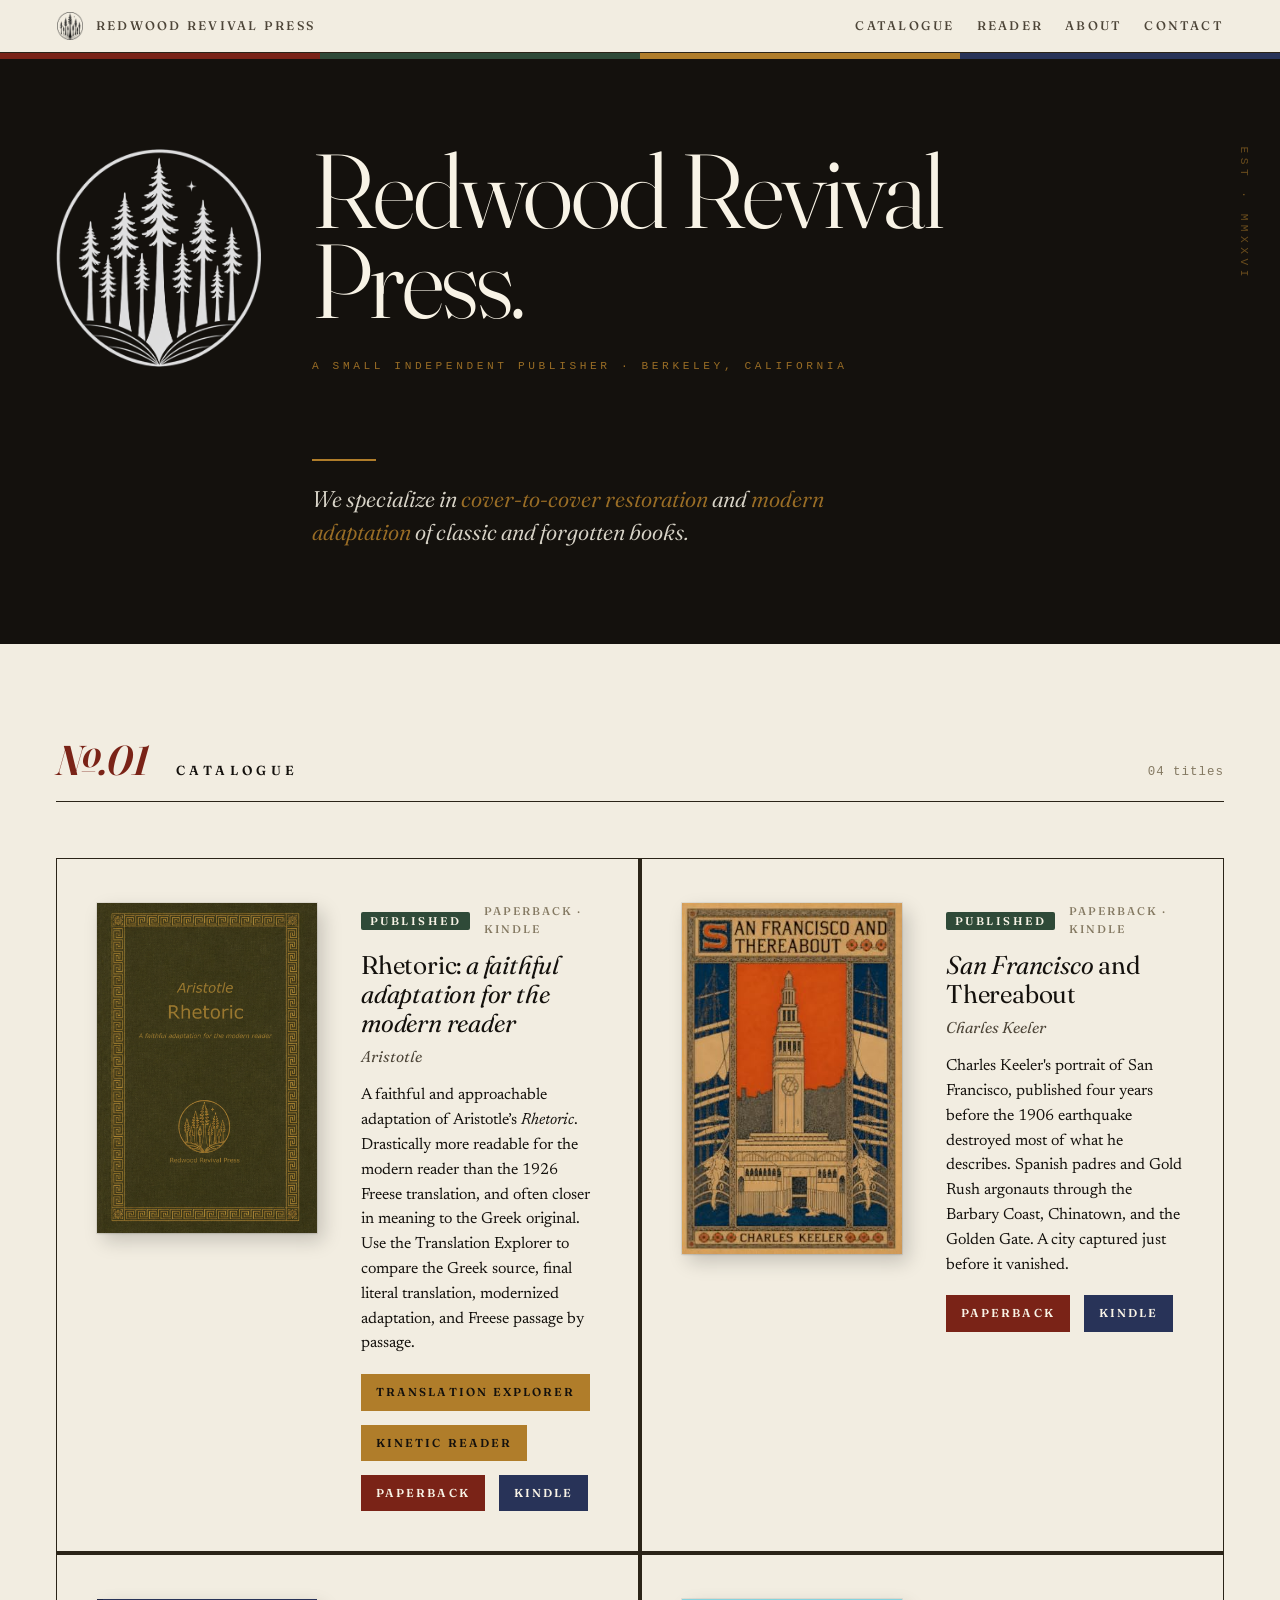
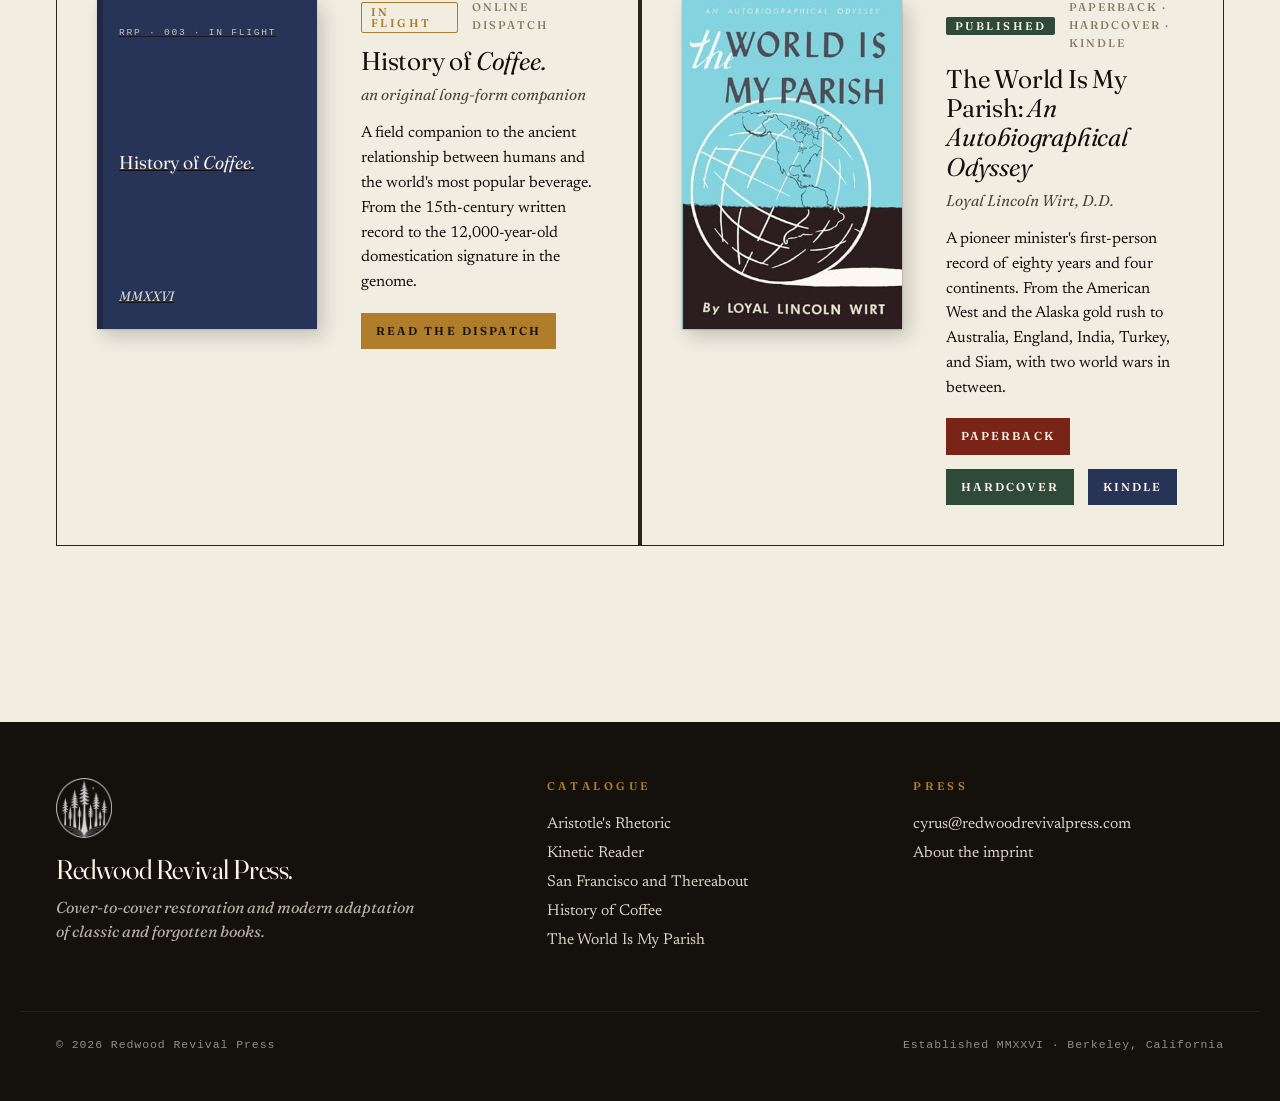
<file: index.html>
<!doctype html>
<html lang="en">
<head>
<meta charset="utf-8">
<meta name="viewport" content="width=device-width,initial-scale=1">
<title>Redwood Revival Press</title>
<meta name="description" content="Redwood Revival Press specializes in cover-to-cover restoration and modern adaptation of classic and forgotten books.">

<link rel="preconnect" href="https://fonts.googleapis.com">
<link rel="preconnect" href="https://fonts.gstatic.com" crossorigin>
<link href="https://fonts.googleapis.com/css2?family=Fraunces:ital,opsz,wght@0,9..144,300..900;1,9..144,300..900&family=Newsreader:ital,opsz,wght@0,6..72,300..700;1,6..72,300..700&display=swap" rel="stylesheet">

<link rel="icon" type="image/png" href="./assets/favicon.png">
<link rel="apple-touch-icon" href="./assets/logo-dark.png">

<style>
  :root {
    /* warm bone background; not yellow-beige */
    --bg:           #F2EDE1;
    --bg-deep:      #E8DFCB;
    --ink:          #14110D;
    --ink-soft:     #4D4538;
    --ink-faint:    #847962;
    --rule:         #2B2418;

    /* deeply saturated press palette */
    --redwood:      #7A2317;
    --redwood-dark: #54180F;
    --moss:         #2F4A38;
    --gold:         #B07D2A;
    --indigo:       #283358;
    --bone:         #EAE0CB;
    --cream:        #F8F3E6;

    --display:      'Fraunces', 'Newsreader', Georgia, serif;
    --body:         'Newsreader', Georgia, serif;
    --sans:         'Fraunces', 'Newsreader', Georgia, serif;
    --mono:         ui-monospace, 'SFMono-Regular', Menlo, Consolas, monospace;
  }

  * { box-sizing: border-box; }
  html { -webkit-text-size-adjust: 100%; }
  body {
    margin: 0;
    font-family: var(--body);
    background: var(--bg);
    color: var(--ink);
    font-size: 1.13rem;
    line-height: 1.6;
    font-feature-settings: 'kern', 'liga', 'onum';
    -webkit-font-smoothing: antialiased;
  }
  a { color: inherit; }

  /* ─── Top bar ─── */
  .topbar {
    border-bottom: 1px solid var(--rule);
    background: var(--bg);
    position: sticky;
    top: 0;
    z-index: 10;
  }
  .topbar-inner {
    max-width: 1240px;
    margin: 0 auto;
    padding: 12px 36px;
    display: flex;
    justify-content: space-between;
    align-items: center;
    font-family: var(--sans);
    font-size: 0.78rem;
    letter-spacing: 0.18em;
    text-transform: uppercase;
    color: var(--ink-soft);
    font-weight: 500;
  }
  .topbar-brand {
    display: flex;
    align-items: center;
    gap: 12px;
    text-decoration: none;
    color: inherit;
  }
  .topbar-logo {
    width: 28px;
    height: 28px;
    object-fit: contain;
    display: block;
  }
  .topbar-inner .colophon { display: flex; gap: 22px; }
  .topbar-inner a {
    text-decoration: none;
    color: inherit;
    transition: color 0.15s;
  }
  .topbar-inner a:hover { color: var(--redwood); }

  /* ─── Hero ─── */
  header.hero {
    background: var(--ink);
    color: var(--cream);
    padding: 88px 0 96px;
    position: relative;
    overflow: hidden;
  }
  header.hero::before {
    /* decorative redwood band */
    content: "";
    position: absolute;
    top: 0; left: 0; right: 0;
    height: 6px;
    background: linear-gradient(90deg,
      var(--redwood) 0 25%,
      var(--moss) 25% 50%,
      var(--gold) 50% 75%,
      var(--indigo) 75% 100%);
  }
  header.hero::after {
    /* faint vertical stripe at right */
    content: "EST · MMXXVI";
    position: absolute;
    top: 50%;
    right: 28px;
    transform: rotate(90deg) translateX(-50%);
    transform-origin: top right;
    font-family: var(--mono);
    font-size: 0.7rem;
    letter-spacing: 0.4em;
    color: var(--gold);
    opacity: 0.55;
  }
  .hero-inner {
    max-width: 1240px;
    margin: 0 auto;
    padding: 0 36px;
    display: grid;
    grid-template-columns: auto 1fr;
    column-gap: clamp(28px, 4vw, 56px);
    row-gap: clamp(36px, 4.5vw, 60px);
    align-items: center;
  }
  .hero-logo {
    grid-column: 1;
    grid-row: 1;
    width: clamp(120px, 16vw, 220px);
    height: auto;
    display: block;
    opacity: 0.96;
  }
  .hero-brand-text {
    grid-column: 2;
    grid-row: 1;
    min-width: 0;
  }
  .hero-deck {
    grid-column: 2;
    grid-row: 2;
    max-width: 720px;
  }
  @media (max-width: 720px) {
    .hero-inner { grid-template-columns: 1fr; }
    .hero-logo, .hero-brand-text, .hero-deck {
      grid-column: 1;
    }
    .hero-logo { grid-row: 1; }
    .hero-brand-text { grid-row: 2; }
    .hero-deck { grid-row: 3; }
  }
  .hero-mark {
    font-family: var(--display);
    font-variation-settings: 'opsz' 144, 'wght' 320;
    font-size: clamp(3.2rem, 8.2vw, 7.6rem);
    line-height: 0.94;
    letter-spacing: -0.025em;
    margin: 0;
    color: var(--cream);
    white-space: nowrap;
  }
  .hero-mark .ampersand {
    font-style: italic;
    color: var(--gold);
    font-weight: 300;
  }
  .hero-mark .press {
    display: block;
    font-style: normal;
    font-variation-settings: 'opsz' 144, 'wght' 320;
    color: var(--cream);
    letter-spacing: -0.025em;
    margin-top: -0.08em;
  }
  .hero-rule {
    width: 64px;
    height: 2px;
    background: var(--gold);
    margin: 26px 0 22px;
  }
  .hero-tagline {
    font-family: var(--display);
    font-variation-settings: 'opsz' 60, 'wght' 350;
    font-style: italic;
    font-size: clamp(1.15rem, 1.8vw, 1.42rem);
    line-height: 1.42;
    color: var(--cream);
    opacity: 0.86;
    max-width: 520px;
    margin: 0;
  }
  .hero-tagline.secondary {
    margin-top: 18px;
    opacity: 0.72;
    font-size: clamp(1.02rem, 1.55vw, 1.22rem);
  }
  .hero-tagline strong {
    color: var(--gold);
    font-weight: 400;
    font-style: italic;
  }
  .hero-imprint {
    font-family: var(--display);
    font-variation-settings: 'opsz' 36, 'wght' 360;
    font-size: clamp(1.05rem, 1.55vw, 1.22rem);
    line-height: 1.5;
    color: var(--cream);
    opacity: 0.84;
    max-width: 560px;
    margin: 32px 0 16px;
    letter-spacing: -0.002em;
  }
  .hero-imprint em {
    font-style: italic;
    color: var(--gold);
    font-variation-settings: 'opsz' 36, 'wght' 380;
  }
  .hero-sig {
    font-family: var(--mono);
    font-size: 0.7rem;
    letter-spacing: 0.32em;
    text-transform: uppercase;
    color: var(--gold);
    opacity: 0.85;
    margin: 28px 0 0;
  }
  @media (max-width: 880px) {
    .hero-inner { grid-template-columns: 1fr; gap: 36px; align-items: start; }
    header.hero { padding: 68px 0 72px; }
    header.hero::after { display: none; }
  }

  /* ─── Container ─── */
  main {
    max-width: 1240px;
    margin: 0 auto;
    padding: 96px 36px 64px;
  }
  @media (max-width: 720px) {
    main { padding: 64px 22px 48px; }
  }

  /* ─── Section title bars ─── */
  .sec-bar {
    display: flex;
    align-items: baseline;
    gap: 28px;
    margin-bottom: 56px;
    border-bottom: 1px solid var(--rule);
    padding-bottom: 18px;
  }
  .sec-num {
    font-family: var(--display);
    font-variation-settings: 'opsz' 144, 'wght' 600;
    font-style: italic;
    font-size: 2.6rem;
    color: var(--redwood);
    line-height: 1;
    letter-spacing: -0.02em;
  }
  .sec-title {
    font-family: var(--sans);
    font-size: 0.82rem;
    letter-spacing: 0.34em;
    text-transform: uppercase;
    font-weight: 600;
    color: var(--ink);
    margin: 0;
    flex: 1;
  }
  .sec-count {
    font-family: var(--mono);
    font-size: 0.78rem;
    color: var(--ink-faint);
    letter-spacing: 0.08em;
  }

  /* ─── About manifesto block ─── */
  section.manifesto {
    display: grid;
    grid-template-columns: 1fr 2fr;
    gap: 72px;
    padding-bottom: 88px;
  }
  .manifesto-label {
    font-family: var(--sans);
    font-size: 0.82rem;
    letter-spacing: 0.34em;
    text-transform: uppercase;
    font-weight: 600;
    color: var(--ink);
    border-top: 2px solid var(--rule);
    padding-top: 16px;
    align-self: start;
  }
  .manifesto-body {
    font-family: var(--display);
    font-variation-settings: 'opsz' 36, 'wght' 360;
    font-size: clamp(1.4rem, 2.2vw, 1.85rem);
    line-height: 1.32;
    color: var(--ink);
    margin: 0;
    letter-spacing: -0.005em;
  }
  .manifesto-body em {
    font-style: italic;
    color: var(--redwood);
  }
  .manifesto-sig {
    font-family: var(--display);
    font-variation-settings: 'opsz' 24, 'wght' 400;
    font-style: italic;
    color: var(--ink-faint);
    margin-top: 28px;
    font-size: 1.05rem;
    line-height: 1.5;
  }
  @media (max-width: 880px) {
    section.manifesto { grid-template-columns: 1fr; gap: 24px; padding-bottom: 64px; }
  }

  /* ─── Publications grid ─── */
  /* auto-fit means columns expand to fill until they hit the min size,
     then break to a new row — avoids the cramped 2-up state at mid widths */
  .pubs {
    display: grid;
    grid-template-columns: repeat(auto-fit, minmax(560px, 1fr));
    gap: 4px;
    background: var(--rule);
    border: 1px solid var(--rule);
    margin: 0 0 80px;
  }

  .pub {
    background: var(--bg);
    padding: 44px 40px 40px;
    display: grid;
    grid-template-columns: clamp(170px, 20vw, 220px) minmax(0, 1fr);
    gap: clamp(28px, 3.5vw, 44px);
    position: relative;
    transition: background 0.2s;
    align-items: start;
  }
  .pub:hover { background: var(--bg-deep); }

  /* cover slot — holds the image (and shrinks to its natural shape) */
  .cover-slot {
    display: block;
    width: 100%;
    line-height: 0;
  }

  /* actual book cover — natural aspect, no cropping */
  .cover {
    display: block;
    width: 100%;
    height: auto;
    box-shadow:
      0 1px 2px rgba(0,0,0,0.10),
      6px 8px 18px rgba(0,0,0,0.18),
      0 0 0 1px rgba(0,0,0,0.06);
    background: var(--bg-deep);
    transition: transform 0.25s ease;
  }
  .pub:hover .cover { transform: translateY(-4px); }

  /* typographic placeholder (in-flight, no cover yet) */
  .placeholder {
    aspect-ratio: 2 / 3;
    width: 100%;
    position: relative;
    display: flex;
    flex-direction: column;
    justify-content: space-between;
    padding: 26px 22px 22px;
    color: var(--cream);
    box-shadow:
      0 1px 2px rgba(0,0,0,0.10),
      6px 8px 18px rgba(0,0,0,0.18);
    font-family: var(--display);
    text-align: left;
    overflow: hidden;
    transition: transform 0.25s ease;
  }
  .pub:hover .placeholder { transform: translateY(-4px); }
  .placeholder::before {
    content: "";
    position: absolute;
    top: 0; bottom: 0;
    left: 0;
    width: 6px;
    background: rgba(0,0,0,0.22);
  }
  .placeholder-mark {
    font-family: var(--mono);
    font-size: 0.6rem;
    letter-spacing: 0.18em;
    opacity: 0.75;
    text-transform: uppercase;
  }
  .placeholder-title {
    font-family: var(--display);
    font-variation-settings: 'opsz' 60, 'wght' 380;
    font-size: 1.15rem;
    line-height: 1.18;
    letter-spacing: -0.005em;
    margin: 0;
  }
  .placeholder-title em { font-style: italic; }
  .placeholder-year {
    font-family: var(--display);
    font-style: italic;
    font-size: 0.85rem;
    opacity: 0.85;
  }

  /* per-pub placeholder colors */
  .placeholder.redwood { background: var(--redwood); }
  .placeholder.moss    { background: var(--moss); }
  .placeholder.gold    { background: var(--gold); color: var(--ink); }
  .placeholder.gold::before { background: rgba(0,0,0,0.16); }
  .placeholder.indigo  { background: var(--indigo); }

  .pub-body { min-width: 0; }
  .pub-meta {
    display: flex;
    align-items: center;
    gap: 14px;
    margin-bottom: 12px;
    font-family: var(--sans);
    font-size: 0.7rem;
    letter-spacing: 0.22em;
    text-transform: uppercase;
    font-weight: 600;
  }
  .pub-status {
    padding: 4px 9px 3px;
    border-radius: 2px;
    line-height: 1;
  }
  .pub-status.published {
    background: var(--moss);
    color: var(--cream);
  }
  .pub-status.in-flight {
    background: transparent;
    color: var(--gold);
    border: 1px solid var(--gold);
  }
  .pub-format {
    color: var(--ink-faint);
    font-weight: 500;
    letter-spacing: 0.18em;
  }
  .pub-title {
    font-family: var(--display);
    font-variation-settings: 'opsz' 60, 'wght' 380;
    font-size: clamp(1.35rem, 2vw, 1.7rem);
    line-height: 1.14;
    color: var(--ink);
    text-decoration: none;
    display: block;
    margin: 0 0 6px;
    letter-spacing: -0.008em;
    overflow-wrap: break-word;
    hyphens: auto;
  }
  .pub-title em {
    font-style: italic;
  }
  a.pub-title { transition: color 0.15s; }
  a.pub-title:hover { color: var(--redwood); }
  .pub-author {
    font-family: var(--display);
    font-style: italic;
    font-variation-settings: 'opsz' 24, 'wght' 380;
    font-size: 0.98rem;
    color: var(--ink-soft);
    margin: 0 0 14px;
  }
  .pub-blurb {
    font-family: var(--body);
    font-size: 1rem;
    line-height: 1.55;
    color: var(--ink);
    margin: 0 0 18px;
    max-width: 540px;
  }
  .pub-actions {
    display: flex;
    gap: 14px;
    flex-wrap: wrap;
    align-items: center;
  }
  .pub-link {
    font-family: var(--sans);
    font-size: 0.72rem;
    letter-spacing: 0.18em;
    text-transform: uppercase;
    font-weight: 600;
    color: var(--ink);
    text-decoration: none;
    padding: 8px 14px;
    border: 1px solid var(--ink);
    background: transparent;
    transition: background 0.15s, color 0.15s;
    white-space: nowrap;
  }
  .pub-link:hover {
    background: var(--ink);
    color: var(--cream);
  }
  .pub-link.primary {
    background: var(--redwood);
    color: var(--cream);
    border-color: var(--redwood);
  }
  .pub-link.primary:hover {
    background: var(--redwood-dark);
    border-color: var(--redwood-dark);
  }
  .pub-link.format-web,
  .pub-link.format-paperback,
  .pub-link.format-kindle,
  .pub-link.format-hardback {
    background: var(--format-bg);
    color: var(--cream);
    border-color: var(--format-bg);
  }
  .pub-link.format-web:hover,
  .pub-link.format-paperback:hover,
  .pub-link.format-kindle:hover,
  .pub-link.format-hardback:hover {
    background: var(--format-hover);
    border-color: var(--format-hover);
  }
  .pub-link.format-web {
    --format-bg: var(--gold);
    --format-hover: #8A5D18;
    color: var(--ink);
  }
  .pub-link.format-web:hover {
    color: var(--cream);
  }
  .pub-link.format-paperback {
    --format-bg: var(--redwood);
    --format-hover: var(--redwood-dark);
  }
  .pub-link.format-kindle {
    --format-bg: var(--indigo);
    --format-hover: #1E2746;
  }
  .pub-link.format-hardback {
    --format-bg: var(--moss);
    --format-hover: #253B2D;
  }
  .pub-link.disabled {
    color: var(--ink-faint);
    border-color: var(--ink-faint);
    cursor: default;
    pointer-events: none;
  }

  @media (max-width: 720px) {
    .pub {
      grid-template-columns: 150px minmax(0, 1fr);
      gap: 24px;
      padding: 30px 24px;
    }
    .pub-title { font-size: 1.3rem; }
  }
  @media (max-width: 480px) {
    .pub {
      grid-template-columns: minmax(0, 1fr);
      gap: 22px;
    }
    .cover-slot, .placeholder { max-width: 200px; }
  }

  /* ─── Footer ─── */
  footer {
    background: var(--ink);
    color: var(--cream);
    padding: 56px 0 48px;
    margin-top: 32px;
  }
  .footer-inner {
    max-width: 1240px;
    margin: 0 auto;
    padding: 0 36px;
    display: grid;
    grid-template-columns: 1.4fr 1fr 1fr;
    gap: 56px;
  }
  .footer-logo {
    width: 56px;
    height: auto;
    display: block;
    margin: 0 0 18px;
    opacity: 0.92;
  }
  .footer-mark {
    font-family: var(--display);
    font-variation-settings: 'opsz' 96, 'wght' 380;
    font-size: 1.7rem;
    color: var(--cream);
    line-height: 1;
    letter-spacing: -0.015em;
    margin: 0 0 12px;
  }
  .footer-mark .press { color: var(--cream); font-style: normal; font-weight: 380; }
  .footer-tagline {
    font-family: var(--display);
    font-style: italic;
    font-size: 1rem;
    color: var(--cream);
    opacity: 0.7;
    margin: 0;
    max-width: 360px;
    line-height: 1.5;
  }
  .footer-label {
    font-family: var(--sans);
    font-size: 0.7rem;
    letter-spacing: 0.32em;
    text-transform: uppercase;
    color: var(--gold);
    font-weight: 600;
    margin: 0 0 14px;
  }
  .footer-list {
    list-style: none;
    margin: 0;
    padding: 0;
    font-family: var(--body);
    font-size: 0.98rem;
    line-height: 1.85;
    color: var(--cream);
    opacity: 0.86;
  }
  .footer-list a {
    text-decoration: none;
    transition: color 0.15s;
  }
  .footer-list a:hover { color: var(--gold); }
  .footer-bottom {
    max-width: 1240px;
    margin: 56px auto 0;
    padding: 24px 36px 0;
    border-top: 1px solid rgba(255,255,255,0.12);
    font-family: var(--mono);
    font-size: 0.72rem;
    letter-spacing: 0.08em;
    color: var(--cream);
    opacity: 0.55;
    display: flex;
    justify-content: space-between;
    flex-wrap: wrap;
    gap: 14px;
  }
  @media (max-width: 720px) {
    .footer-inner { grid-template-columns: 1fr; gap: 32px; }
  }
</style>
</head>
<body>

<div class="topbar">
  <div class="topbar-inner">
    <a class="topbar-brand" href="/">
      <img class="topbar-logo" src="./assets/logo-dark.png" alt="" width="28" height="28">
      <span>Redwood Revival Press</span>
    </a>
    <div class="colophon">
      <a href="#catalogue">Catalogue</a>
      <a href="./reader/">Reader</a>
      <a href="#about">About</a>
      <a href="mailto:cyrus@redwoodrevivalpress.com">Contact</a>
    </div>
  </div>
</div>

<header class="hero" id="about">
  <div class="hero-inner">
    <img class="hero-logo" src="./assets/logo-light.png" alt="Redwood Revival Press emblem" width="220" height="234">
    <div class="hero-brand-text">
      <h1 class="hero-mark">
        Redwood&nbsp;Revival
        <span class="press">Press.</span>
      </h1>
      <p class="hero-sig">A small independent publisher · Berkeley, California</p>
    </div>
    <div class="hero-deck">
      <div class="hero-rule"></div>
      <p class="hero-tagline">
        We specialize in <strong>cover-to-cover restoration</strong> and <strong>modern adaptation</strong> of classic and forgotten books.
      </p>
    </div>
  </div>
</header>

<main>

  <div class="sec-bar" id="catalogue">
    <div class="sec-num">№.01</div>
    <h2 class="sec-title">Catalogue</h2>
    <div class="sec-count">04 titles</div>
  </div>

  <div class="pubs">

    <article class="pub">
      <a class="cover-slot" href="https://www.amazon.com/dp/B0H2H8THFV" target="_blank" rel="noopener" aria-label="Aristotle's Rhetoric — paperback">
        <img class="cover" src="./covers/rhetoric-paperback.jpg" alt="Rhetoric cover" loading="lazy" width="334" height="500">
      </a>
      <div class="pub-body">
        <div class="pub-meta">
          <span class="pub-status published">Published</span>
          <span class="pub-format">Paperback &middot; Kindle</span>
        </div>
        <a class="pub-title" href="https://www.amazon.com/dp/B0H2H8THFV" target="_blank" rel="noopener">Rhetoric: <em>a faithful adaptation for the modern reader</em></a>
        <div class="pub-author"><em>Aristotle</em></div>
        <p class="pub-blurb">A faithful and approachable adaptation of Aristotle’s <em>Rhetoric</em>. Drastically more readable for the modern reader than the 1926 Freese translation, and often closer in meaning to the Greek original. Use the Translation Explorer to compare the Greek source, final literal translation, modernized adaptation, and Freese passage by passage.</p>
        <div class="pub-actions">
          <a class="pub-link format-web" href="./rhetoric/">Translation Explorer</a>
          <a class="pub-link format-web" href="./reader/">Kinetic Reader</a>
          <a class="pub-link format-paperback" href="https://www.amazon.com/dp/B0H2H8THFV" target="_blank" rel="noopener">Paperback</a>
          <a class="pub-link format-kindle" href="https://www.amazon.com/dp/B0GXLGN2VP" target="_blank" rel="noopener">Kindle</a>
        </div>
      </div>
    </article>

    <article class="pub">
      <a class="cover-slot" href="https://www.amazon.com/San-Francisco-Thereabout-Charles-Keeler/dp/B0GZHT8DC8/" target="_blank" rel="noopener" aria-label="San Francisco and Thereabout — paperback">
        <img class="cover" src="./covers/sf-paperback.jpg" alt="San Francisco and Thereabout cover" loading="lazy" width="313" height="500">
      </a>
      <div class="pub-body">
        <div class="pub-meta">
          <span class="pub-status published">Published</span>
          <span class="pub-format">Paperback &middot; Kindle</span>
        </div>
        <a class="pub-title" href="https://www.amazon.com/San-Francisco-Thereabout-Charles-Keeler/dp/B0GZHT8DC8/" target="_blank" rel="noopener"><em>San Francisco</em> and Thereabout</a>
        <div class="pub-author">Charles Keeler</div>
        <p class="pub-blurb">Charles Keeler's portrait of San Francisco, published four years before the 1906 earthquake destroyed most of what he describes. Spanish padres and Gold Rush argonauts through the Barbary Coast, Chinatown, and the Golden Gate. A city captured just before it vanished.</p>
        <div class="pub-actions">
          <a class="pub-link format-paperback" href="https://www.amazon.com/San-Francisco-Thereabout-Charles-Keeler/dp/B0GZHT8DC8/" target="_blank" rel="noopener">Paperback</a>
          <a class="pub-link format-kindle" href="https://www.amazon.com/San-Francisco-Thereabout-Charles-Keeler-ebook/dp/B0GZGQ2B22/" target="_blank" rel="noopener">Kindle</a>
        </div>
      </div>
    </article>

    <article class="pub">
      <a href="./coffee/" aria-label="History of Coffee — dispatch">
        <div class="placeholder indigo">
          <span class="placeholder-mark">RRP · 003 · in flight</span>
          <p class="placeholder-title">History of <em>Coffee.</em></p>
          <span class="placeholder-year">MMXXVI</span>
        </div>
      </a>
      <div class="pub-body">
        <div class="pub-meta">
          <span class="pub-status in-flight">In flight</span>
          <span class="pub-format">Online dispatch</span>
        </div>
        <a class="pub-title" href="./coffee/">History of <em>Coffee.</em></a>
        <div class="pub-author">an original long-form companion</div>
        <p class="pub-blurb">A field companion to the ancient relationship between humans and the world's most popular beverage. From the 15th-century written record to the 12,000-year-old domestication signature in the genome.</p>
        <div class="pub-actions">
          <a class="pub-link format-web" href="./coffee/">Read the dispatch</a>
        </div>
      </div>
    </article>

    <article class="pub">
      <a class="cover-slot" href="https://www.amazon.com/World-My-Parish-Autobiographical-Odyssey/dp/B0DRFSBMRZ/" target="_blank" rel="noopener" aria-label="The World Is My Parish — paperback">
        <img class="cover" src="./covers/parish-paperback.jpg" alt="The World Is My Parish cover" loading="lazy" width="334" height="500">
      </a>
      <div class="pub-body">
        <div class="pub-meta">
          <span class="pub-status published">Published</span>
          <span class="pub-format">Paperback &middot; Hardcover &middot; Kindle</span>
        </div>
        <a class="pub-title" href="https://www.amazon.com/World-My-Parish-Autobiographical-Odyssey/dp/B0DRFSBMRZ/" target="_blank" rel="noopener">The World Is My Parish: <em>An Autobiographical Odyssey</em></a>
        <div class="pub-author">Loyal Lincoln Wirt, D.D.</div>
        <p class="pub-blurb">A pioneer minister's first-person record of eighty years and four continents. From the American West and the Alaska gold rush to Australia, England, India, Turkey, and Siam, with two world wars in between.</p>
        <div class="pub-actions">
          <a class="pub-link format-paperback" href="https://www.amazon.com/World-My-Parish-Autobiographical-Odyssey/dp/B0DRFSBMRZ/" target="_blank" rel="noopener">Paperback</a>
          <a class="pub-link format-hardback" href="https://www.amazon.com/World-My-Parish-Autobiographical-Odyssey/dp/B0DLKP9MS3/" target="_blank" rel="noopener">Hardcover</a>
          <a class="pub-link format-kindle" href="https://www.amazon.com/World-My-Parish-Autobiographical-Odyssey-ebook/dp/B0DK41PVLG/" target="_blank" rel="noopener">Kindle</a>
        </div>
      </div>
    </article>

  </div>

</main>

<footer>
  <div class="footer-inner">
    <div>
      <img class="footer-logo" src="./assets/logo-light.png" alt="" width="56" height="60">
      <h3 class="footer-mark">Redwood <span class="press">Revival Press.</span></h3>
      <p class="footer-tagline">Cover-to-cover restoration and modern adaptation of classic and forgotten books.</p>
    </div>
    <div>
      <h4 class="footer-label">Catalogue</h4>
      <ul class="footer-list">
        <li><a href="https://www.amazon.com/dp/B0H2H8THFV" target="_blank" rel="noopener">Aristotle's Rhetoric</a></li>
        <li><a href="./reader/">Kinetic Reader</a></li>
        <li><a href="https://www.amazon.com/San-Francisco-Thereabout-Charles-Keeler/dp/B0GZHT8DC8/" target="_blank" rel="noopener">San Francisco and Thereabout</a></li>
        <li><a href="./coffee/">History of Coffee</a></li>
        <li><a href="https://www.amazon.com/World-My-Parish-Autobiographical-Odyssey-ebook/dp/B0DK41PVLG/" target="_blank" rel="noopener">The World Is My Parish</a></li>
      </ul>
    </div>
    <div>
      <h4 class="footer-label">Press</h4>
      <ul class="footer-list">
        <li><a href="mailto:cyrus@redwoodrevivalpress.com">cyrus@redwoodrevivalpress.com</a></li>
        <li><a href="#about">About the imprint</a></li>
      </ul>
    </div>
  </div>
  <div class="footer-bottom">
    <span>© 2026 Redwood Revival Press</span>
    <span>Established MMXXVI · Berkeley, California</span>
  </div>
</footer>

</body>
</html>
</file>
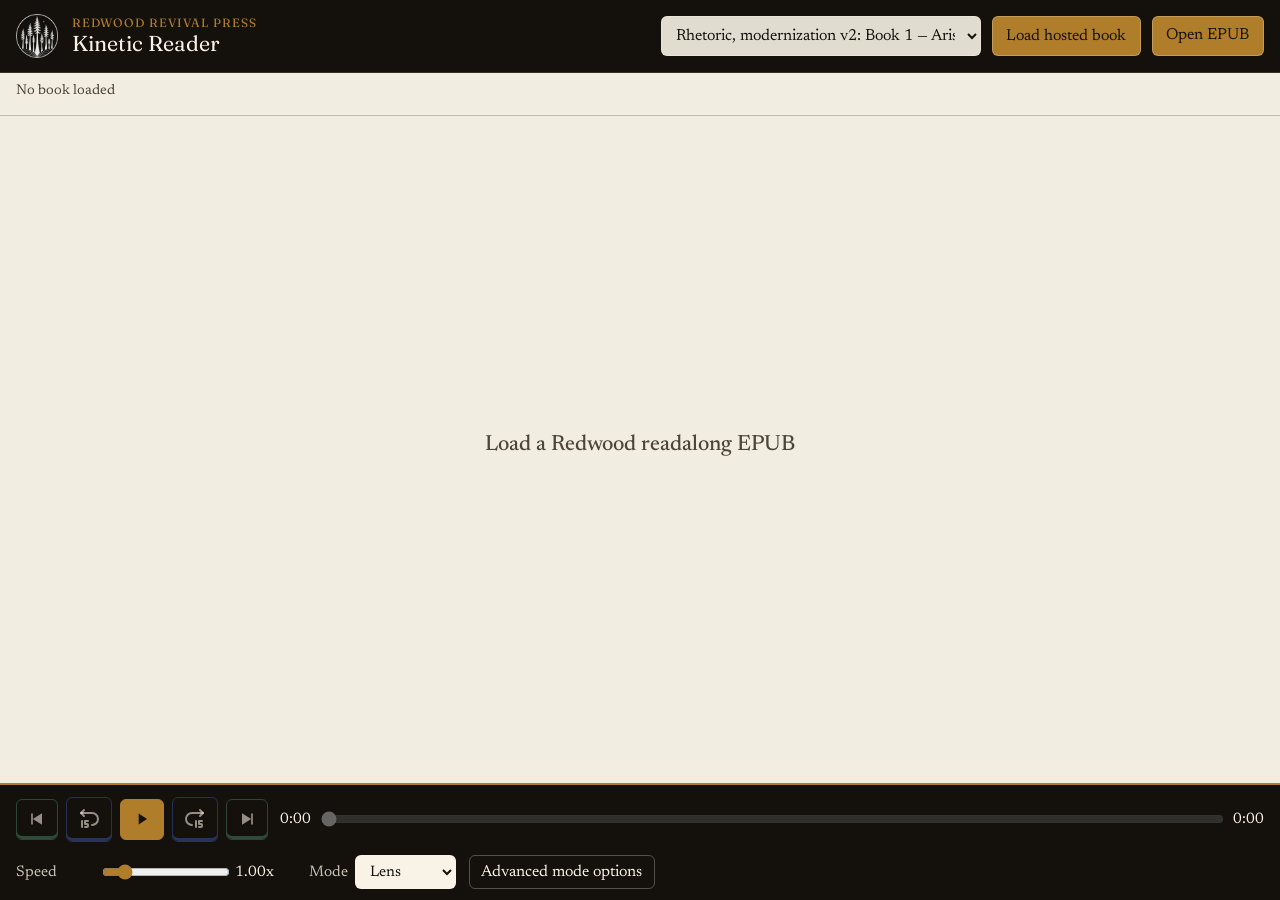
<file: reader/index.html>
<!doctype html>
<html lang="en">
  <head>
    <meta charset="UTF-8" />
    <meta name="viewport" content="width=device-width, initial-scale=1.0" />
    <title>Redwood Kinetic Reader</title>
    <link rel="icon" type="image/png" href="../assets/favicon.png" />
    <link rel="apple-touch-icon" href="../assets/logo-dark.png" />
    <link rel="preconnect" href="https://fonts.googleapis.com" />
    <link rel="preconnect" href="https://fonts.gstatic.com" crossorigin />
    <link href="https://fonts.googleapis.com/css2?family=Fraunces:ital,opsz,wght@0,9..144,300..900;1,9..144,300..900&family=Newsreader:ital,opsz,wght@0,6..72,300..700;1,6..72,300..700&display=swap" rel="stylesheet" />
    <script type="module" crossorigin src="./assets/index-Bb8-8QOs.js"></script>
    <link rel="stylesheet" crossorigin href="./assets/index-C9Zf2WvO.css">
  </head>
  <body>
    <div id="app">
      <header class="reader-bar">
        <a class="identity identity-link" href="../" aria-label="Redwood Revival Press home">
          <img class="reader-logo" src="../assets/logo-light.png" alt="Redwood Revival Press" width="42" height="45" />
          <div>
            <div class="eyebrow">Redwood Revival Press</div>
            <h1>Kinetic Reader</h1>
          </div>
        </a>

        <button id="topControlsToggleButton" class="top-controls-toggle" type="button" disabled hidden aria-pressed="true">Show controls</button>

        <div class="loaders">
          <select id="hostedBookSelect" aria-label="Hosted readalong book" disabled hidden>
            <option>No hosted books</option>
          </select>
          <button id="loadHostedBookButton" type="button" disabled hidden>Load hosted book</button>
          <label class="file-picker">
            <input id="fileInput" type="file" accept=".epub,application/epub+zip" />
            Open EPUB
          </label>
        </div>
      </header>

      <main class="reader-shell">
        <section class="stage-wrap">
          <div class="stage-header">
            <div class="stage-info">
              <div id="bookMeta" class="book-meta">No book loaded</div>
              <div id="chapterControls" class="chapter-controls" hidden>
                <select id="chapterSelect" disabled></select>
                <button id="chapterToggleButton" type="button" disabled aria-pressed="false">Hide controls</button>
              </div>
            </div>
            <div id="status" class="status"></div>
          </div>

          <div class="canvas-frame">
            <canvas id="readerCanvas" aria-label="Kinetic readalong text"></canvas>
            <div id="loadingOverlay" class="loading-overlay" role="status" aria-live="polite" hidden>
              <div class="loading-panel">
                <div id="loadingLabel" class="loading-label">Loading book</div>
                <div class="loading-track" aria-hidden="true">
                  <div id="loadingBar" class="loading-bar"></div>
                </div>
              </div>
            </div>
          </div>

          <div class="transport">
            <div class="transport-main" aria-label="Playback navigation">
              <button id="previousSectionButton" class="transport-button" type="button" title="Previous section" aria-label="Previous section" disabled>
                <svg class="transport-svg transport-svg-filled chapter-skip-svg" aria-hidden="true" xmlns="http://www.w3.org/2000/svg" viewBox="0 0 24 24">
                  <rect x="5" y="5" width="2" height="14" rx="1" />
                  <path d="M7 12l11 -7v14z" />
                </svg>
              </button>
              <button id="rewindButton" class="transport-button" type="button" title="Back 15 seconds" aria-label="Back 15 seconds" disabled>
                <svg class="transport-svg" aria-hidden="true" xmlns="http://www.w3.org/2000/svg" viewBox="0 0 24 24" fill="none" stroke="currentColor" stroke-width="2" stroke-linecap="round" stroke-linejoin="round">
                  <path stroke="none" d="M0 0h24v24H0z" fill="none" />
                  <path d="M8 20h2a1 1 0 0 0 1 -1v-1a1 1 0 0 0 -1 -1h-2v-3h3" />
                  <path d="M15 18a6 6 0 1 0 0 -12h-11" />
                  <path d="M5 14v6" />
                  <path d="M7 9l-3 -3l3 -3" />
                </svg>
              </button>
              <button id="playbackToggleButton" class="transport-button primary" type="button" title="Play" aria-label="Play" aria-pressed="false" disabled>
                <svg class="transport-svg transport-svg-filled playback-icon playback-play" aria-hidden="true" xmlns="http://www.w3.org/2000/svg" viewBox="0 0 24 24">
                  <path d="M8 5.5v13l10 -6.5z" />
                </svg>
                <svg class="transport-svg transport-svg-filled playback-icon playback-pause" aria-hidden="true" xmlns="http://www.w3.org/2000/svg" viewBox="0 0 24 24">
                  <rect x="7" y="5" width="3.5" height="14" rx="0.8" />
                  <rect x="13.5" y="5" width="3.5" height="14" rx="0.8" />
                </svg>
              </button>
              <button id="forwardButton" class="transport-button" type="button" title="Forward 15 seconds" aria-label="Forward 15 seconds" disabled>
                <svg class="transport-svg" aria-hidden="true" xmlns="http://www.w3.org/2000/svg" viewBox="0 0 24 24" fill="none" stroke="currentColor" stroke-width="2" stroke-linecap="round" stroke-linejoin="round">
                  <path stroke="none" d="M0 0h24v24H0z" fill="none" />
                  <path d="M17 9l3 -3l-3 -3" />
                  <path d="M9 18a6 6 0 1 1 0 -12h11" />
                  <path d="M16 20h2a1 1 0 0 0 1 -1v-1a1 1 0 0 0 -1 -1h-2v-3h3" />
                  <path d="M13 14v6" />
                </svg>
              </button>
              <button id="nextSectionButton" class="transport-button" type="button" title="Next section" aria-label="Next section" disabled>
                <svg class="transport-svg transport-svg-filled chapter-skip-svg" aria-hidden="true" xmlns="http://www.w3.org/2000/svg" viewBox="0 0 24 24">
                  <rect x="17" y="5" width="2" height="14" rx="1" />
                  <path d="M17 12l-11 -7v14z" />
                </svg>
              </button>
            </div>
            <label class="scrub-control">
              <span id="currentTime">0:00</span>
              <input id="scrubInput" type="range" min="0" max="0" step="0.1" value="0" aria-label="Playback position" disabled />
              <span id="duration">0:00</span>
            </label>
            <div class="transport-settings">
              <label class="range-control">
                Speed
                <input id="speedInput" type="range" min="0.7" max="3" step="0.05" value="1" />
                <span id="speedLabel">1.00x</span>
              </label>
              <label>
                Mode
                <select id="modeSelect">
                  <option value="lens">Lens</option>
                  <option value="line">Line lock</option>
                  <option value="classic">Classic</option>
                </select>
              </label>
              <button id="advancedOptionsButton" type="button" aria-expanded="false" aria-controls="advancedControls">Advanced mode options</button>
              <div id="advancedControls" class="advanced-controls" hidden>
                <label class="range-control">
                  Magnify
                  <input id="magnificationInput" type="range" min="1" max="1.8" step="0.05" value="1.4" />
                  <span id="magnificationLabel">1.40x</span>
                </label>
                <label class="range-control">
                  Focus
                  <input id="focusInput" type="range" min="0" max="1" step="0.05" value="0.5" />
                  <span id="focusLabel">50%</span>
                </label>
                <label class="range-control">
                  Fade/line
                  <input id="lineFadeInput" type="range" min="0" max="1" step="0.05" value="1" />
                  <span id="lineFadeLabel">100%</span>
                </label>
              </div>
            </div>
          </div>

          <audio id="audio" preload="metadata"></audio>
        </section>
      </main>
    </div>
  </body>
</html>
</file>
<file: reader/assets/index-C9Zf2WvO.css>
:root{--bg: #f2ede1;--bg-deep: #e8dfcb;--ink: #14110d;--ink-soft: #4d4538;--rule: #2b2418;--redwood: #7a2317;--redwood-dark: #54180f;--moss: #2f4a38;--gold: #b07d2a;--indigo: #283358;--cream: #f8f3e6;--display: "Fraunces", "Newsreader", Georgia, serif;--body: "Newsreader", Georgia, serif;--ui: "Fraunces", "Newsreader", Georgia, serif;--mono: ui-monospace, "SFMono-Regular", Menlo, Consolas, monospace;color:var(--ink);background:var(--ink);font-family:var(--body);font-synthesis:none;text-rendering:optimizeLegibility}*{box-sizing:border-box}body{margin:0;min-width:320px;height:100vh;height:100dvh;overflow:hidden}button,select,input{font:inherit}button,.file-picker{border:1px solid rgba(255,255,255,.24);background:var(--gold);color:var(--ink);border-radius:6px;padding:.62rem .86rem;min-height:40px;cursor:pointer}button:disabled{cursor:not-allowed;opacity:.38}button:hover:not(:disabled),.file-picker:hover{background:#c18d38}#app{height:100vh;height:100dvh;display:grid;grid-template-rows:auto 1fr;overflow:hidden}.reader-bar{display:flex;align-items:center;justify-content:space-between;gap:1rem;padding:.85rem 1rem;background:var(--ink);color:var(--cream);border-bottom:1px solid rgba(255,255,255,.14)}.identity{display:flex;align-items:center;gap:.85rem;min-width:0}.identity-link{color:inherit;text-decoration:none}.identity-link:hover{color:inherit}.reader-logo{width:42px;height:45px;object-fit:contain;display:block}.eyebrow{color:var(--gold);font-family:var(--ui);font-size:.75rem;text-transform:uppercase;letter-spacing:.08em}h1,h2{margin:0}.identity h1{font-family:var(--display);font-weight:380;font-size:clamp(1.1rem,2vw,1.35rem)}.loaders{display:flex;align-items:center;gap:.65rem;flex-wrap:wrap;justify-content:flex-end}.top-controls-toggle{display:none;flex:0 0 auto;border-color:#f8f3e647;background:transparent;color:var(--cream);white-space:nowrap}.top-controls-toggle[hidden]{display:none}.file-picker input{position:absolute;width:1px;height:1px;overflow:hidden;clip:rect(0 0 0 0)}.file-picker{position:relative}.loaders select{width:min(320px,34vw);min-height:40px;border-color:#f8f3e65c;background:#f8f3e6e6}.reader-shell{min-height:0;display:grid;background:var(--moss);overflow:hidden}.stage-wrap{min-width:0;min-height:0;display:grid;grid-template-rows:auto minmax(0,1fr) auto}.stage-header{display:flex;align-items:center;justify-content:space-between;gap:1rem;padding:.68rem 1rem;background:var(--bg);border-bottom:1px solid rgba(43,36,24,.24)}.stage-info{min-width:0}.book-meta{margin-bottom:.35rem;color:var(--ink-soft);font-size:.88rem;white-space:nowrap;overflow:hidden;text-overflow:ellipsis;max-width:min(70vw,820px)}select{border:1px solid rgba(43,36,24,.32);border-radius:6px;background:var(--cream);color:var(--ink);min-height:36px;padding:0 .6rem}.chapter-controls{display:flex;align-items:center;gap:.5rem}.chapter-controls[hidden]{display:none}#chapterSelect{width:min(560px,58vw);max-width:100%;overflow:hidden;text-overflow:ellipsis}.status{color:var(--ink-soft);font-size:.9rem;text-align:right}.canvas-frame{position:relative;min-height:0;overflow:hidden;background:var(--bg)}#readerCanvas{width:100%;height:100%;display:block;touch-action:none}.loading-overlay{position:absolute;inset:0;z-index:6;display:grid;place-items:center;padding:1rem;background:#f2ede1db}.loading-overlay[hidden]{display:none}.loading-panel{width:min(360px,100%);border:1px solid rgba(43,36,24,.28);border-radius:8px;background:var(--cream);box-shadow:0 18px 42px #14110d2e;padding:1rem}.loading-label{margin-bottom:.72rem;color:var(--ink);font-family:var(--display);font-size:1rem;font-weight:520}.loading-track{height:9px;overflow:hidden;border:1px solid rgba(43,36,24,.22);border-radius:999px;background:var(--bg-deep)}.loading-bar{width:0%;height:100%;border-radius:inherit;background:var(--redwood)}.loading-overlay.is-indeterminate .loading-bar{width:38%;animation:loading-slide 1.1s ease-in-out infinite}@keyframes loading-slide{0%{transform:translate(-110%)}to{transform:translate(275%)}}.transport{display:grid;grid-template-columns:auto minmax(220px,1fr);align-items:center;gap:.8rem;padding:.72rem 1rem .68rem;background:var(--ink);color:var(--cream);border-top:2px solid var(--gold);position:sticky;bottom:0;z-index:4}.transport-main,.transport-settings{display:flex;align-items:center;gap:.5rem;flex-wrap:wrap}.transport-settings{grid-column:1 / -1;gap:.8rem}.transport-button{display:inline-flex;align-items:center;justify-content:center;min-width:42px;padding-inline:.62rem;background:transparent;border-color:#f8f3e647;color:var(--cream);font-family:var(--ui);font-size:.85rem;font-style:normal;font-weight:700;font-variant-numeric:tabular-nums;letter-spacing:0;touch-action:manipulation}.transport-svg{display:block;flex:0 0 auto;width:24px;height:24px}.transport-svg-filled{fill:currentColor;stroke:none}.chapter-skip-svg,.playback-icon{width:20px;height:20px}#playbackToggleButton:not(.is-playing) .playback-pause,#playbackToggleButton.is-playing .playback-play{display:none}.transport-button:disabled{background:transparent;color:#f8f3e68f;opacity:1}#playbackToggleButton{min-width:44px;padding-inline:.5rem}.transport-button.primary{background:var(--gold);border-color:var(--gold);color:var(--ink)}#playbackToggleButton.is-playing{background:var(--redwood);border-color:var(--redwood);color:var(--cream)}#previousSectionButton,#nextSectionButton{border-color:#2f4a38f2;box-shadow:inset 0 -3px 0 var(--moss)}#rewindButton,#forwardButton{border-color:#283358f2;box-shadow:inset 0 -3px 0 var(--indigo)}.transport label{display:flex;align-items:center;gap:.45rem;color:#f8f3e6cc;font-size:.95rem}.transport .range-control{display:grid;grid-template-columns:4.8rem 8rem 3.8rem;align-items:center;justify-content:start;gap:.45rem;min-width:0}.transport .range-control input[type=range]{width:8rem;min-width:0}.transport .range-control span,.scrub-control{min-width:0}.transport input[type=range]{width:112px;accent-color:var(--gold)}.transport input[type=range]:disabled{cursor:not-allowed;opacity:.45}.transport .scrub-control input[type=range]{flex:1;width:auto;min-width:160px}.transport select{width:auto;min-height:34px;border-color:#f8f3e647;background:var(--cream)}.transport span{min-width:3.4ch;color:var(--cream);font-variant-numeric:tabular-nums}.advanced-controls{display:flex;align-items:center;gap:.8rem;flex-wrap:wrap}.advanced-controls[hidden]{display:none}#advancedOptionsButton{min-height:34px;padding:0 .72rem;background:transparent;border-color:#f8f3e647;color:var(--cream);font-family:var(--body)}.controls-collapsed .reader-bar .loaders,.controls-collapsed .book-meta,.controls-collapsed .status,.controls-collapsed #chapterSelect,.controls-collapsed .scrub-control,.controls-collapsed .transport-settings,.controls-collapsed #previousSectionButton,.controls-collapsed #rewindButton,.controls-collapsed #forwardButton,.controls-collapsed #nextSectionButton{display:none}.controls-collapsed .top-controls-toggle{display:inline-flex;align-items:center;justify-content:center}.controls-collapsed .stage-wrap{grid-template-rows:minmax(0,1fr) auto}.controls-collapsed .stage-header{display:none}.controls-collapsed .chapter-controls{justify-content:flex-end}.controls-collapsed .transport{grid-template-columns:1fr;padding:.45rem .75rem}.controls-collapsed .transport-main{justify-content:center}audio{display:none}@media(max-width:980px){.reader-shell{grid-template-columns:1fr}}@media(max-width:680px){.reader-bar{display:grid;grid-template-columns:minmax(0,1fr) auto;grid-template-areas:"identity open" "hosted load";align-items:center;gap:.55rem .65rem;padding:.68rem 1rem}.controls-collapsed .reader-bar{grid-template-areas:"identity show"}.identity{grid-area:identity;gap:.65rem}.reader-logo{width:36px;height:38px}.eyebrow{font-size:.66rem;line-height:1.18}.identity h1{font-size:1rem;line-height:1.06}.loaders{display:contents}.top-controls-toggle{grid-area:show;min-height:40px;padding-inline:.72rem}#hostedBookSelect{grid-area:hosted;width:100%;min-width:0}#loadHostedBookButton{grid-area:load;width:auto;white-space:nowrap;padding-inline:.72rem}.reader-bar .file-picker{grid-area:open;width:auto;white-space:nowrap;padding-inline:.72rem}.stage-header{align-items:flex-end;gap:.6rem;padding:.54rem 1rem}.stage-info{width:100%}.status{display:none}.transport{grid-template-columns:1fr;align-items:stretch;gap:.55rem;padding:.6rem 1rem}.transport-main,.transport-settings{justify-content:stretch}.transport-main{justify-content:center}.transport-settings{display:grid;grid-template-columns:minmax(0,1fr) minmax(0,1fr);gap:.65rem}.transport-settings>label{min-width:0}.transport-settings>label:first-child{grid-column:1 / -1}.transport .range-control{grid-template-columns:4.8rem 8rem 3.8rem;width:max-content;max-width:100%}.transport-settings>label,#advancedOptionsButton,.advanced-controls{grid-column:auto}#advancedOptionsButton,.advanced-controls{grid-column:1 / -1}.stage-header button,.stage-header select,.transport select{width:auto}.transport-main .transport-button{flex:0 0 auto;width:auto}.chapter-controls{display:grid;grid-template-columns:minmax(0,1fr) auto;min-width:0;width:100%}.scrub-control{width:100%}#chapterSelect{width:100%;max-width:100%;min-width:0}#chapterToggleButton{flex:0 0 auto;white-space:nowrap;padding-inline:.7rem}.book-meta{max-width:100%}}
</file>
